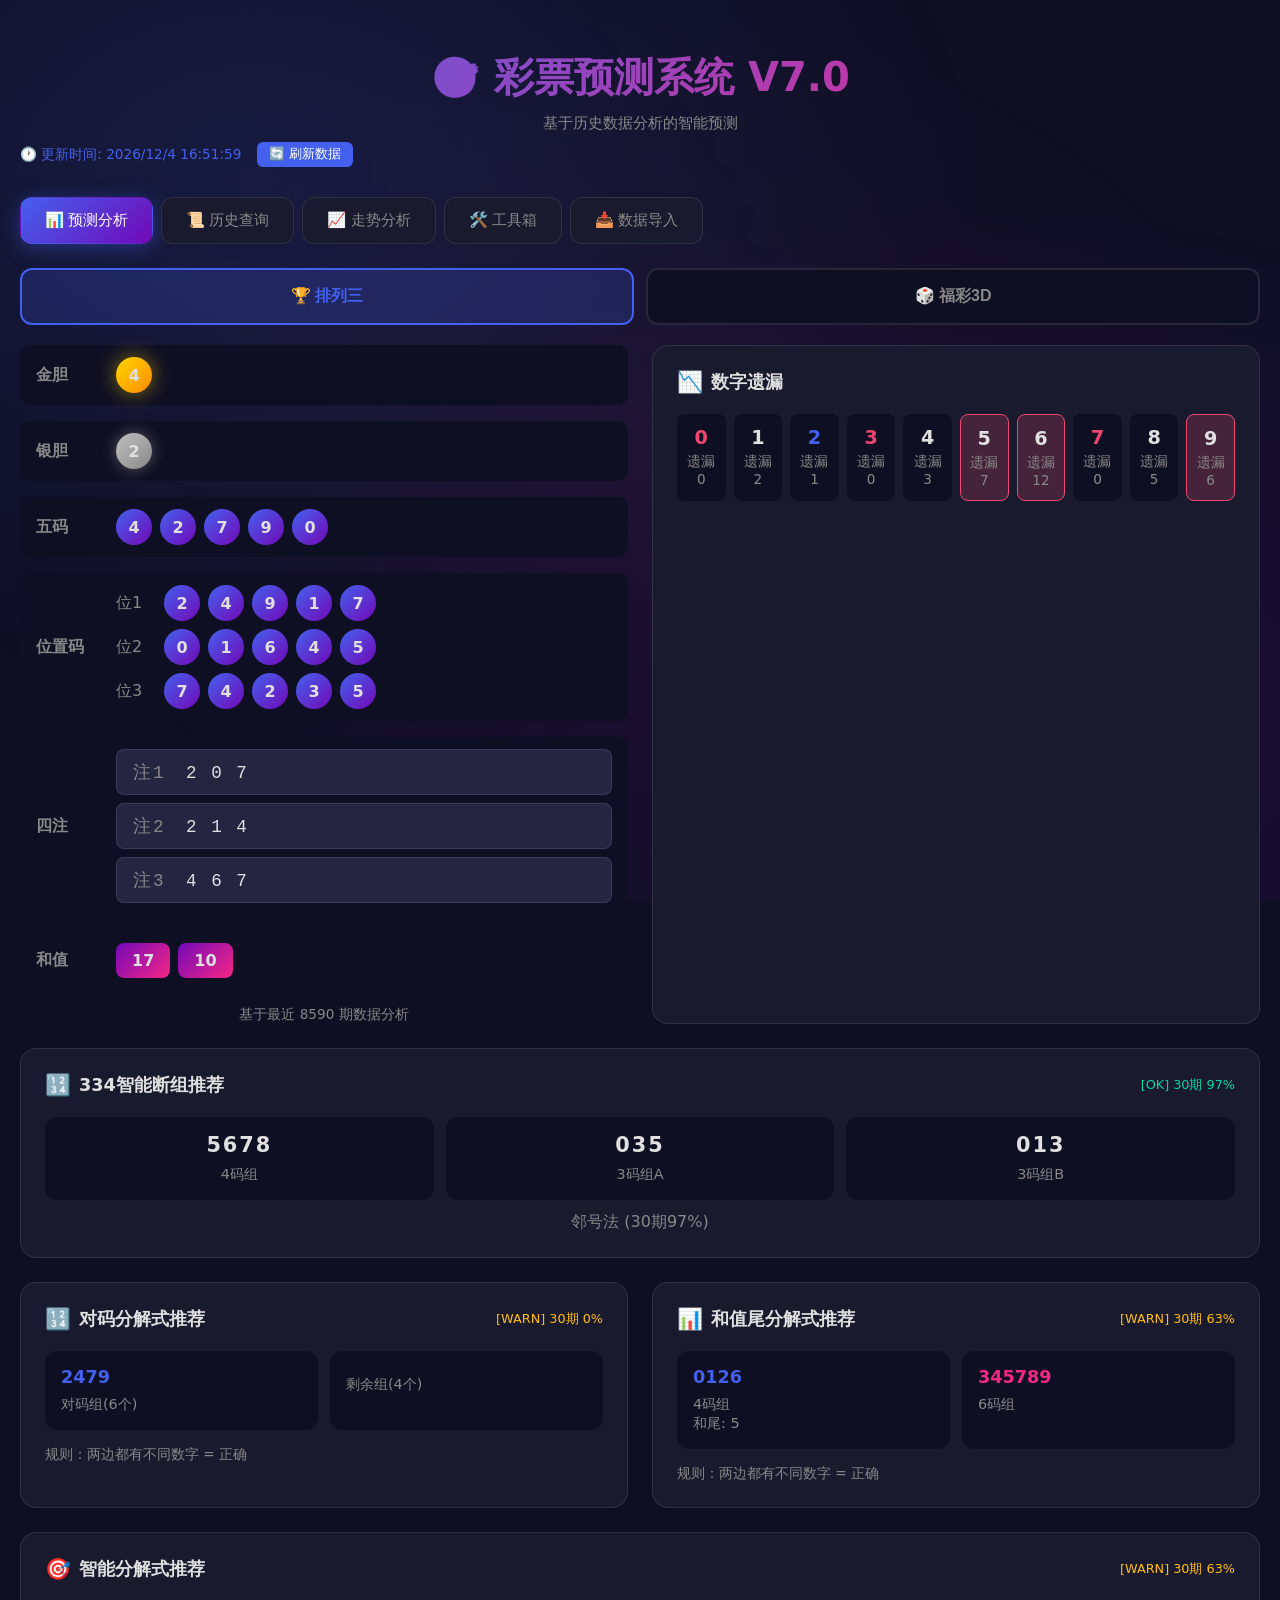
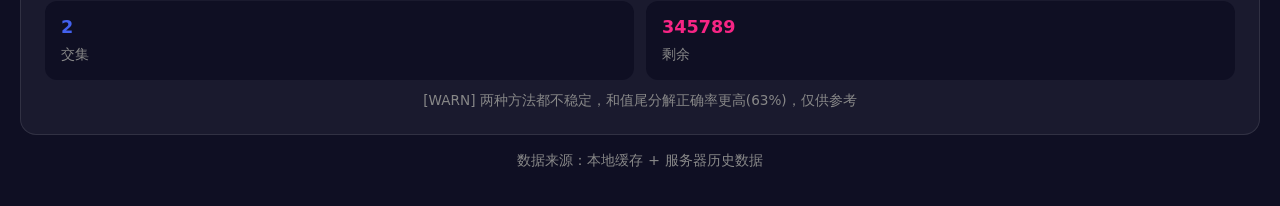
<file: index.html>
<!DOCTYPE html>
<html lang="zh-CN">
<head>
    <meta charset="UTF-8">
    <meta name="viewport" content="width=device-width, initial-scale=1.0">
    <title>彩票预测系统 V7.0</title>
    <link rel="stylesheet" href="css/style.css">
</head>
<body>
    <div class="container">
        <header>
            <h1>🎯 彩票预测系统 V7.0</h1>
            <p>基于历史数据分析的智能预测</p>
            <div style="display:flex;align-items:center;gap:16px;margin-top:8px;font-size:0.85rem;">
                <span id="updateTime" style="color:var(--accent-1);">🕐 加载中...</span>
                <button onclick="refreshData()" style="background:var(--accent-1);color:white;border:none;padding:4px 12px;border-radius:6px;cursor:pointer;font-size:0.8rem;">🔄 刷新数据</button>
            </div>
        </header>

        <!-- 标签页 -->
        <div class="tabs">
            <button class="tab-btn active" data-tab="predict">📊 预测分析</button>
            <button class="tab-btn" data-tab="history">📜 历史查询</button>
            <button class="tab-btn" data-tab="trend">📈 走势分析</button>
            <button class="tab-btn" data-tab="tools">🛠️ 工具箱</button>
            <button class="tab-btn" data-tab="import">📥 数据导入</button>
        </div>

        <!-- 预测分析 -->
        <div id="predict" class="tab-content active">
            <!-- 彩票类型选择 -->
            <div class="lottery-selector">
                <button class="lottery-btn active" data-type="pl3" onclick="switchType('pl3')">🏆 排列三</button>
                <button class="lottery-btn" data-type="3d" onclick="switchType('3d')">🎲 福彩3D</button>
            </div>

            <div class="main-grid">
                <!-- 左侧：预测结果 -->
                <div id="predictionResult">
                    <!-- 动态填充 -->
                </div>

                <!-- 右侧：遗漏值 -->
                <div class="card">
                    <div class="card-title">
                        <span class="icon">📉</span> 数字遗漏
                    </div>
                    <div class="miss-grid" id="missGrid">
                        <!-- 动态填充 -->
                    </div>
                </div>
            </div>

            <!-- 334断组 -->
            <div class="card" style="margin-top:24px;">
                <div class="card-title">
                    <span class="icon">🔢</span>
                    334智能断组推荐
                    <span id="duan-stability" style="font-size:0.8rem;margin-left:auto;font-weight:normal;"></span>
                </div>
                <div class="duan-visual" id="duanVisual">
                    <div class="duan-group">
                        <div class="nums" id="duan-group4">-</div>
                        <div class="count">4码组</div>
                    </div>
                    <div class="duan-group">
                        <div class="nums" id="duan-group3a">-</div>
                        <div class="count">3码组A</div>
                    </div>
                    <div class="duan-group">
                        <div class="nums" id="duan-group3b">-</div>
                        <div class="count">3码组B</div>
                    </div>
                </div>
                <p id="duan-method" style="text-align:center;margin-top:12px;color:var(--text-muted);">-</p>
            </div>

            <!-- 分解式 -->
            <div class="main-grid" style="margin-top:24px;">
                <!-- 对码法 -->
                <div class="card">
                    <div class="card-title">
                        <span class="icon">🔢</span>
                        对码分解式推荐
                        <span id="duima-stability" style="font-size:0.8rem;margin-left:auto;font-weight:normal;"></span>
                    </div>
                    <div class="fenjie-visual" id="duimaVisual">
                        <div class="fenjie-group">
                            <div class="nums" style="color:var(--accent-1);" id="duima-group-a">-</div>
                            <div class="ratio">对码组(6个)</div>
                        </div>
                        <div class="fenjie-group">
                            <div class="nums" style="color:var(--accent-3);" id="duima-group-b">-</div>
                            <div class="ratio">剩余组(4个)</div>
                        </div>
                    </div>
                    <p style="margin-top:16px;font-size:0.85rem;color:var(--text-muted);">
                        规则：两边都有不同数字 = 正确
                    </p>
                </div>

                <!-- 和值尾四六分解 -->
                <div class="card">
                    <div class="card-title">
                        <span class="icon">📊</span>
                        和值尾分解式推荐
                        <span id="sumtail-stability" style="font-size:0.8rem;margin-left:auto;font-weight:normal;"></span>
                    </div>
                    <div class="fenjie-visual" id="sumtailVisual">
                        <div class="fenjie-group">
                            <div class="nums" style="color:var(--accent-1);" id="sumtail-group-a">-</div>
                            <div class="ratio">4码组</div>
                            <div class="ratio" id="sumtail-sum">和尾: -</div>
                        </div>
                        <div class="fenjie-group">
                            <div class="nums" style="color:var(--accent-3);" id="sumtail-group-b">-</div>
                            <div class="ratio">6码组</div>
                        </div>
                    </div>
                    <p style="margin-top:16px;font-size:0.85rem;color:var(--text-muted);">
                        规则：两边都有不同数字 = 正确
                    </p>
                </div>
            </div>

            <!-- 组合分解 -->
            <div class="card" style="margin-top:24px;">
                <div class="card-title">
                    <span class="icon">🎯</span>
                    智能分解式推荐
                    <span id="combined-stability" style="font-size:0.8rem;margin-left:auto;font-weight:normal;"></span>
                </div>
                <div class="fenjie-visual">
                    <div class="fenjie-group">
                        <div class="nums" style="color:var(--accent-1);" id="combined-intersection">-</div>
                        <div class="ratio">交集</div>
                    </div>
                    <div class="fenjie-group">
                        <div class="nums" style="color:var(--accent-3);" id="combined-remaining">-</div>
                        <div class="ratio">剩余</div>
                    </div>
                </div>
                <p id="combined-desc" style="margin-top:12px;text-align:center;color:var(--text-muted);font-size:0.85rem;">-</p>
            </div>
        </div>

        <!-- 历史查询 -->
        <div id="history" class="tab-content">
            <div class="card">
                <div class="card-title">
                    <span class="icon">📜</span> 历史开奖
                </div>
                <div class="search-box">
                    <input type="text" class="search-input" id="searchInput" placeholder="搜索期号..." oninput="searchHistory()">
                    <select class="filter-select" id="historyTypeFilter" onchange="searchHistory()">
                        <option value="all">全部类型</option>
                        <option value="pl3">排列三</option>
                        <option value="3d">3D</option>
                    </select>
                </div>
                <div class="table-wrapper">
                    <table class="history-table">
                        <thead>
                            <tr>
                                <th>期号</th>
                                <th>类型</th>
                                <th>开奖号码</th>
                                <th>和值</th>
                                <th>日期</th>
                                <th>操作</th>
                            </tr>
                        </thead>
                        <tbody id="historyTableBody">
                            <!-- 动态填充 -->
                        </tbody>
                    </table>
                </div>
            </div>
        </div>

        <!-- 走势分析 -->
        <div id="trend" class="tab-content">
            <div class="card">
                <div class="card-title">
                    <span class="icon">📈</span> 号码走势
                </div>
                <div class="stats-grid">
                    <div class="stat-card">
                        <div class="value" id="stat-total">0</div>
                        <div class="label">总期数</div>
                    </div>
                    <div class="stat-card">
                        <div class="value" id="stat-odd">0</div>
                        <div class="label">奇数比例</div>
                    </div>
                    <div class="stat-card">
                        <div class="value" id="stat-big">0</div>
                        <div class="label">大数比例</div>
                    </div>
                    <div class="stat-card">
                        <div class="value" id="stat-repeat">0</div>
                        <div class="label">重复概率</div>
                    </div>
                </div>
                <div class="chart-container" id="trendChart">
                    <!-- 动态填充 -->
                </div>
            </div>
        </div>

        <!-- 工具箱 -->
        <div id="tools" class="tab-content">
            <div class="card">
                <div class="card-title">
                    <span class="icon">🛠️</span> 快捷工具
                </div>
                <div class="quick-tools">
                    <button class="tool-btn" onclick="showCompareTool()">
                        <div class="icon">⚖️</div>
                        <div class="label">比较工具</div>
                    </button>
                    <button class="tool-btn" onclick="showMissAnalysis()">
                        <div class="icon">📊</div>
                        <div class="label">遗漏分析</div>
                    </button>
                    <button class="tool-btn" onclick="showSumDistribution()">
                        <div class="icon">📈</div>
                        <div class="label">和值分布</div>
                    </button>
                </div>
                <div class="compare-tool" id="compareTool" style="display:none;">
                    <div class="compare-inputs">
                        <input type="text" class="search-input" id="compareInput1" placeholder="第一组号码（如：123）" maxlength="3">
                        <input type="text" class="search-input" id="compareInput2" placeholder="第二组号码（如：456）" maxlength="3">
                        <button class="btn" onclick="compareNumbers()">比较</button>
                    </div>
                    <div class="compare-result" id="compareResult"></div>
                </div>
            </div>
        </div>

        <!-- 数据导入 -->
        <div id="import" class="tab-content">
            <div class="card">
                <div class="card-title">
                    <span class="icon">📥</span> 数据导入
                </div>
                <div class="import-zone" onclick="document.getElementById('fileInput').click()">
                    <div class="icon">📁</div>
                    <p>点击或拖拽文件到此处导入数据</p>
                    <p style="font-size:0.85rem;margin-top:8px;color:var(--text-muted);">支持 JSON、TXT、CSV 格式</p>
                </div>
                <input type="file" id="fileInput" style="display:none;" accept=".json,.txt,.csv" onchange="handleFileImport(event)">
                <div style="margin-top:20px;">
                    <h4 style="margin-bottom:12px;">手动输入</h4>
                    <textarea id="manualInput" class="search-input" rows="5" placeholder="每行一个号码，格式：期号,号码,类型,日期&#10;例如：25001,123,pl3,2025-01-01"></textarea>
                    <button class="btn" style="margin-top:12px;" onclick="importManualData()">导入数据</button>
                </div>
            </div>
        </div>

        <div class="update-info">
            <p>数据来源：本地缓存 + 服务器历史数据</p>
        </div>
    </div>

    <!-- 加载JS模块 -->
    <script src="js/data.js"></script>
    <script src="js/predict.js"></script>
    <script src="js/fenjie.js"></script>
    <script src="js/duan334.js"></script>
    <script src="js/backtest.js"></script>
    <script src="js/ui.js"></script>
    <script src="js/app.js"></script>
</body>
</html>
</file>
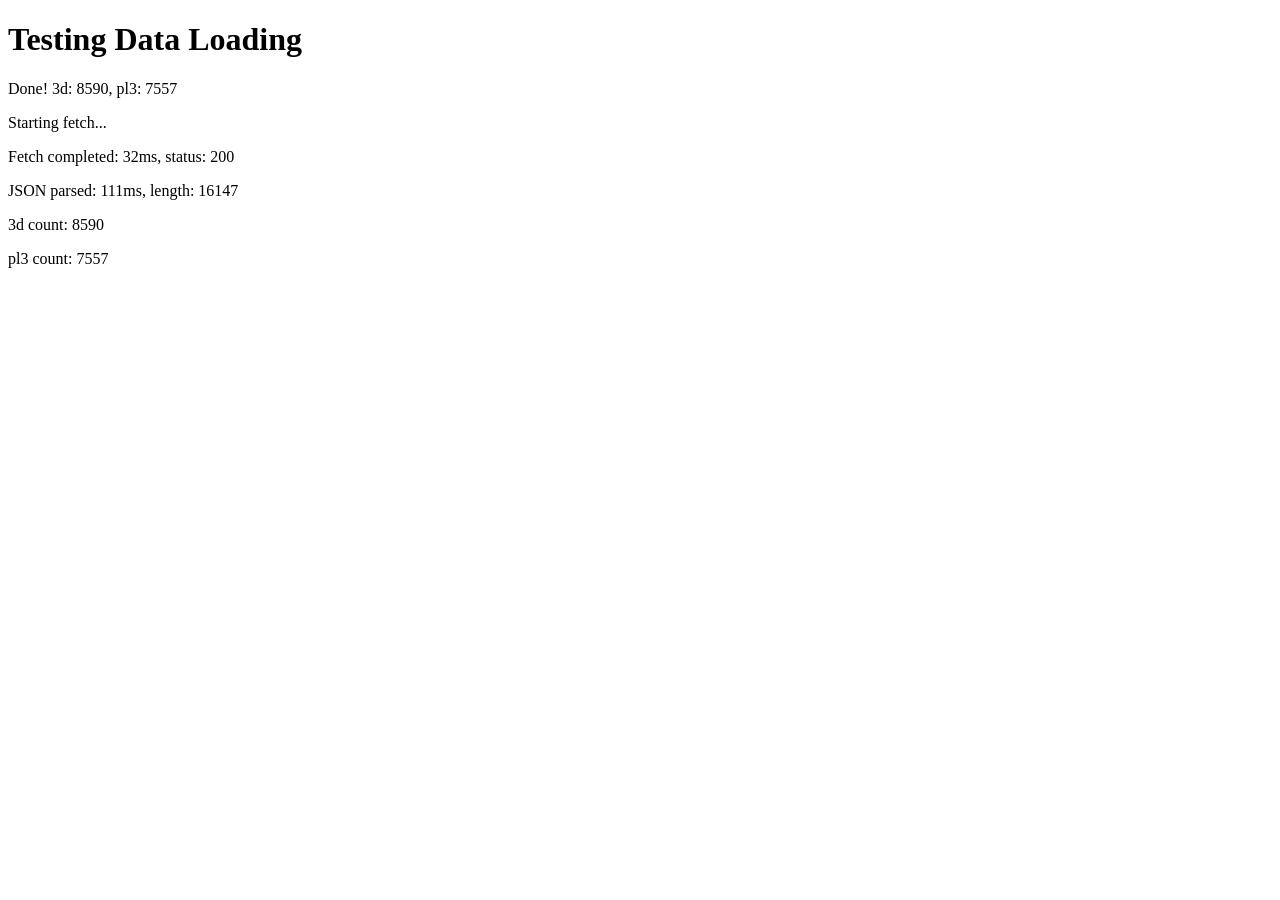
<file: test_page.html>
<!DOCTYPE html>
<html>
<head>
    <title>Test Data Loading</title>
</head>
<body>
    <h1>Testing Data Loading</h1>
    <div id="status">Loading...</div>
    <div id="log"></div>
    <script>
        const log = document.getElementById('log');
        const status = document.getElementById('status');

        function addLog(msg) {
            log.innerHTML += '<p>' + msg + '</p>';
        }

        let LotteryData = { pl3: [], '3d': [] };

        addLog('Starting fetch...');
        const start = Date.now();

        fetch('data/all_history.json')
            .then(r => {
                addLog('Fetch completed: ' + (Date.now() - start) + 'ms, status: ' + r.status);
                return r.json();
            })
            .then(data => {
                addLog('JSON parsed: ' + (Date.now() - start) + 'ms, length: ' + data.length);
                data.forEach(item => {
                    const num = item.number || '';
                    const record = {
                        period: item.period,
                        num1: num[0] || '0',
                        num2: num[1] || '0',
                        num3: num[2] || '0',
                        type: item.type,
                        sum: parseInt(num[0] || 0) + parseInt(num[1] || 0) + parseInt(num[2] || 0),
                        date: item.date || ''
                    };
                    if (item.type === 'pl3' || item.type === '排列三') {
                        LotteryData.pl3.push(record);
                    } else {
                        LotteryData['3d'].push(record);
                    }
                });
                addLog('3d count: ' + LotteryData['3d'].length);
                addLog('pl3 count: ' + LotteryData.pl3.length);
                status.textContent = 'Done! 3d: ' + LotteryData['3d'].length + ', pl3: ' + LotteryData.pl3.length;
            })
            .catch(err => {
                addLog('Error: ' + err.message);
                status.textContent = 'Error: ' + err.message;
            });
    </script>
</body>
</html>
</file>
<file: css/style.css>
/* 彩票预测系统 V7.0 样式 */
:root {
    --bg-dark: #0f0f23;
    --bg-card: #1a1a2e;
    --bg-card-hover: #252542;
    --accent-1: #4361ee;
    --accent-2: #7209b7;
    --accent-3: #f72585;
    --gold: #ffd700;
    --silver: #c0c0c0;
    --success: #06d6a0;
    --warning: #ffbe0b;
    --danger: #ef476f;
    --text: #e0e0e0;
    --text-muted: #888;
    --border: rgba(255,255,255,0.1);
}

* {
    margin: 0;
    padding: 0;
    box-sizing: border-box;
}

body {
    font-family: 'Segoe UI', system-ui, -apple-system, sans-serif;
    background: var(--bg-dark);
    color: var(--text);
    min-height: 100vh;
    overflow-x: hidden;
}

/* 背景动画 */
body::before {
    content: '';
    position: fixed;
    top: 0;
    left: 0;
    width: 100%;
    height: 100%;
    background:
        radial-gradient(ellipse at 20% 20%, rgba(67, 97, 238, 0.15) 0%, transparent 50%),
        radial-gradient(ellipse at 80% 80%, rgba(114, 9, 183, 0.15) 0%, transparent 50%),
        radial-gradient(ellipse at 50% 50%, rgba(247, 37, 133, 0.05) 0%, transparent 70%);
    pointer-events: none;
    z-index: -1;
}

.container {
    max-width: 1400px;
    margin: 0 auto;
    padding: 20px;
}

/* 头部 */
header {
    text-align: center;
    padding: 30px 0;
}

header h1 {
    font-size: 2.5rem;
    font-weight: 700;
    background: linear-gradient(135deg, var(--accent-1), var(--accent-3));
    -webkit-background-clip: text;
    -webkit-text-fill-color: transparent;
    background-clip: text;
    margin-bottom: 8px;
}

header p {
    color: var(--text-muted);
    font-size: 0.95rem;
}

/* 标签页 */
.tabs {
    display: flex;
    gap: 8px;
    margin-bottom: 24px;
    flex-wrap: wrap;
}

.tab-btn {
    padding: 12px 24px;
    background: var(--bg-card);
    border: 1px solid var(--border);
    border-radius: 12px;
    color: var(--text-muted);
    cursor: pointer;
    font-size: 0.95rem;
    font-weight: 500;
    transition: all 0.3s ease;
}

.tab-btn:hover {
    background: var(--bg-card-hover);
    color: var(--text);
}

.tab-btn.active {
    background: linear-gradient(135deg, var(--accent-1), var(--accent-2));
    color: white;
    border-color: transparent;
    box-shadow: 0 4px 20px rgba(67, 97, 238, 0.4);
}

.tab-content {
    display: none;
}

.tab-content.active {
    display: block;
}

/* 主网格 */
.main-grid {
    display: grid;
    grid-template-columns: 1fr 1fr;
    gap: 24px;
}

@media (max-width: 900px) {
    .main-grid {
        grid-template-columns: 1fr;
    }
}

/* 卡片 */
.card {
    background: var(--bg-card);
    border: 1px solid var(--border);
    border-radius: 16px;
    padding: 24px;
    transition: all 0.3s ease;
}

.card:hover {
    border-color: rgba(255,255,255,0.2);
    transform: translateY(-2px);
}

.card-title {
    font-size: 1.1rem;
    font-weight: 600;
    margin-bottom: 20px;
    display: flex;
    align-items: center;
    gap: 8px;
}

.card-title .icon {
    font-size: 1.3rem;
}

/* 彩票类型选择 */
.lottery-selector {
    display: flex;
    gap: 12px;
    margin-bottom: 20px;
}

.lottery-btn {
    flex: 1;
    padding: 16px;
    background: var(--bg-dark);
    border: 2px solid var(--border);
    border-radius: 12px;
    color: var(--text-muted);
    cursor: pointer;
    font-weight: 600;
    font-size: 1rem;
    transition: all 0.3s ease;
}

.lottery-btn:hover {
    border-color: var(--accent-1);
}

.lottery-btn.active {
    border-color: var(--accent-1);
    background: rgba(67, 97, 238, 0.2);
    color: var(--accent-1);
}

/* 预测结果 */
.prediction-result {
    margin-top: 20px;
}

.result-row {
    display: flex;
    align-items: center;
    margin-bottom: 16px;
    padding: 12px 16px;
    background: var(--bg-dark);
    border-radius: 10px;
}

.result-label {
    width: 80px;
    font-weight: 600;
    color: var(--text-muted);
}

.result-value {
    flex: 1;
    display: flex;
    gap: 8px;
    flex-wrap: wrap;
}

.num-ball {
    width: 36px;
    height: 36px;
    display: flex;
    align-items: center;
    justify-content: center;
    background: linear-gradient(135deg, var(--accent-1), var(--accent-2));
    border-radius: 50%;
    font-weight: 700;
    font-size: 1rem;
}

.num-ball.gold {
    background: linear-gradient(135deg, var(--gold), #ff8c00);
    box-shadow: 0 0 20px rgba(255, 215, 0, 0.5);
}

.num-ball.silver {
    background: linear-gradient(135deg, var(--silver), #888);
    box-shadow: 0 0 15px rgba(192, 192, 192, 0.4);
}

.sum-box {
    padding: 8px 16px;
    background: linear-gradient(135deg, var(--accent-2), var(--accent-3));
    border-radius: 8px;
    font-weight: 700;
}

.bet-number {
    padding: 10px 16px;
    background: var(--bg-card-hover);
    border: 1px solid var(--border);
    border-radius: 8px;
    font-family: monospace;
    font-size: 1.1rem;
    letter-spacing: 2px;
}

/* 历史表格 */
.history-table {
    width: 100%;
    border-collapse: collapse;
    margin-top: 16px;
}

.history-table th,
.history-table td {
    padding: 12px;
    text-align: center;
    border-bottom: 1px solid var(--border);
}

.history-table th {
    background: var(--bg-dark);
    font-weight: 600;
    color: var(--accent-1);
    position: sticky;
    top: 0;
}

.history-table tr:hover {
    background: var(--bg-card-hover);
}

.history-table .highlight {
    background: rgba(67, 97, 238, 0.2);
}

.history-table .win {
    color: var(--success);
    font-weight: bold;
}

/* 搜索框 */
.search-box {
    display: flex;
    gap: 12px;
    margin-bottom: 20px;
    flex-wrap: wrap;
}

.search-input {
    flex: 1;
    min-width: 200px;
    padding: 12px 16px;
    background: var(--bg-dark);
    border: 1px solid var(--border);
    border-radius: 10px;
    color: var(--text);
    font-size: 0.95rem;
}

.search-input:focus {
    outline: none;
    border-color: var(--accent-1);
}

.filter-select {
    padding: 12px 16px;
    background: var(--bg-dark);
    border: 1px solid var(--border);
    border-radius: 10px;
    color: var(--text);
    font-size: 0.95rem;
    cursor: pointer;
}

.btn {
    padding: 12px 20px;
    background: linear-gradient(135deg, var(--accent-1), var(--accent-2));
    border: none;
    border-radius: 10px;
    color: white;
    font-weight: 600;
    cursor: pointer;
    transition: all 0.3s ease;
}

.btn:hover {
    transform: translateY(-2px);
    box-shadow: 0 4px 15px rgba(67, 97, 238, 0.4);
}

.btn-outline {
    background: transparent;
    border: 1px solid var(--border);
    color: var(--text);
}

.btn-outline:hover {
    border-color: var(--accent-1);
    color: var(--accent-1);
}

/* 遗漏值 */
.miss-grid {
    display: grid;
    grid-template-columns: repeat(10, 1fr);
    gap: 8px;
    margin-top: 16px;
}

.miss-item {
    padding: 12px 8px;
    background: var(--bg-dark);
    border-radius: 8px;
    text-align: center;
}

.miss-item .num {
    font-size: 1.2rem;
    font-weight: 700;
    margin-bottom: 4px;
}

.miss-item .miss {
    font-size: 0.85rem;
    color: var(--text-muted);
}

.miss-item.hot .num {
    color: var(--danger);
}

.miss-item.cold .num {
    color: var(--accent-1);
}

.miss-item.warning {
    background: rgba(239, 71, 111, 0.2);
    border: 1px solid var(--danger);
}

/* 走势图 */
.chart-container {
    height: 200px;
    margin-top: 16px;
    position: relative;
}

.chart-bar {
    position: absolute;
    bottom: 0;
    background: linear-gradient(to top, var(--accent-1), var(--accent-3));
    border-radius: 4px 4px 0 0;
    transition: all 0.3s ease;
}

.chart-bar:hover {
    opacity: 0.8;
    transform: scaleY(1.05);
}

/* 334断组可视化 */
.duan-visual {
    display: flex;
    gap: 12px;
    margin-top: 16px;
}

.duan-group {
    flex: 1;
    padding: 16px;
    background: var(--bg-dark);
    border-radius: 12px;
    text-align: center;
}

.duan-group .nums {
    font-size: 1.3rem;
    font-weight: 700;
    margin-bottom: 8px;
    letter-spacing: 2px;
}

.duan-group .count {
    font-size: 0.9rem;
    color: var(--text-muted);
}

.duan-group.predict {
    border: 2px solid var(--danger);
    background: rgba(239, 71, 111, 0.1);
}

/* 55分解可视化 */
.fenjie-visual {
    display: flex;
    gap: 12px;
    margin-top: 16px;
}

.fenjie-group {
    flex: 1;
    padding: 16px;
    background: var(--bg-dark);
    border-radius: 12px;
}

.fenjie-group .nums {
    font-size: 1.1rem;
    font-weight: 700;
    margin-bottom: 8px;
}

.fenjie-group .ratio {
    font-size: 0.9rem;
    color: var(--text-muted);
}

/* 数据导入 */
.import-zone {
    border: 2px dashed var(--border);
    border-radius: 16px;
    padding: 40px;
    text-align: center;
    transition: all 0.3s ease;
    cursor: pointer;
}

.import-zone:hover {
    border-color: var(--accent-1);
    background: rgba(67, 97, 238, 0.05);
}

.import-zone .icon {
    font-size: 3rem;
    margin-bottom: 16px;
}

/* 统计卡片 */
.stats-grid {
    display: grid;
    grid-template-columns: repeat(4, 1fr);
    gap: 12px;
    margin-bottom: 20px;
}

@media (max-width: 600px) {
    .stats-grid {
        grid-template-columns: repeat(2, 1fr);
    }
}

.stat-card {
    padding: 16px;
    background: var(--bg-dark);
    border-radius: 12px;
    text-align: center;
}

.stat-card .value {
    font-size: 1.8rem;
    font-weight: 700;
    color: var(--accent-1);
}

.stat-card .label {
    font-size: 0.85rem;
    color: var(--text-muted);
    margin-top: 4px;
}

/* 更新信息 */
.update-info {
    text-align: center;
    padding: 16px;
    color: var(--text-muted);
    font-size: 0.9rem;
}

/* 比较工具 */
.compare-tool {
    margin-top: 20px;
}

.compare-inputs {
    display: flex;
    gap: 12px;
    margin-bottom: 16px;
}

.compare-result {
    padding: 16px;
    background: var(--bg-dark);
    border-radius: 12px;
}

/* 快捷工具 */
.quick-tools {
    display: grid;
    grid-template-columns: repeat(3, 1fr);
    gap: 12px;
    margin-top: 16px;
}

.tool-btn {
    padding: 16px;
    background: var(--bg-dark);
    border: 1px solid var(--border);
    border-radius: 12px;
    color: var(--text);
    cursor: pointer;
    transition: all 0.3s ease;
    text-align: center;
}

.tool-btn:hover {
    border-color: var(--accent-1);
    background: var(--bg-card-hover);
}

.tool-btn .icon {
    font-size: 1.5rem;
    margin-bottom: 8px;
}

.tool-btn .label {
    font-size: 0.9rem;
}

/* 加载动画 */
.loading {
    display: inline-block;
    width: 20px;
    height: 20px;
    border: 3px solid var(--border);
    border-radius: 50%;
    border-top-color: var(--accent-1);
    animation: spin 1s linear infinite;
}

@keyframes spin {
    to { transform: rotate(360deg); }
}

/* 空状态 */
.empty-state {
    text-align: center;
    padding: 60px 20px;
    color: var(--text-muted);
}

.empty-state .icon {
    font-size: 4rem;
    margin-bottom: 16px;
    opacity: 0.5;
}

/* 滚动条 */
::-webkit-scrollbar {
    width: 8px;
    height: 8px;
}

::-webkit-scrollbar-track {
    background: var(--bg-dark);
}

::-webkit-scrollbar-thumb {
    background: var(--border);
    border-radius: 4px;
}

::-webkit-scrollbar-thumb:hover {
    background: var(--text-muted);
}

.table-wrapper {
    max-height: 400px;
    overflow-y: auto;
}
</file>
